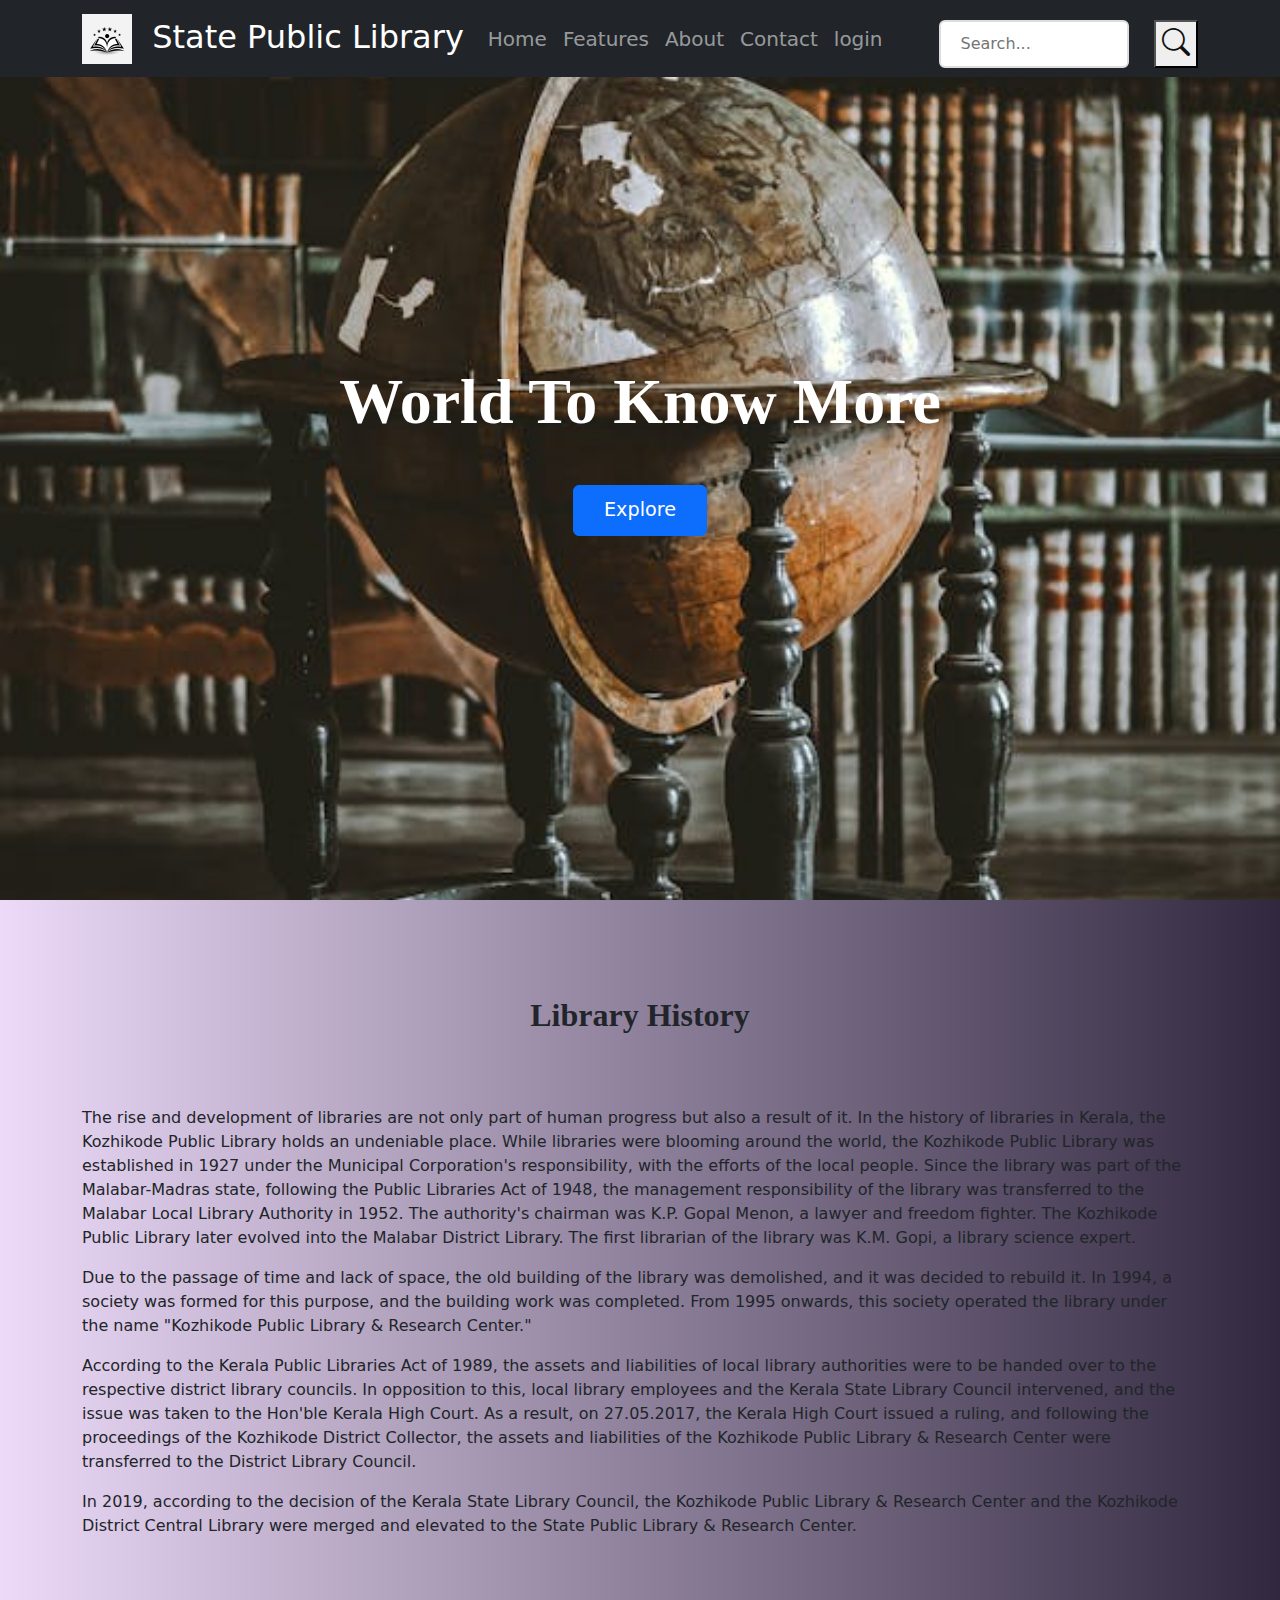
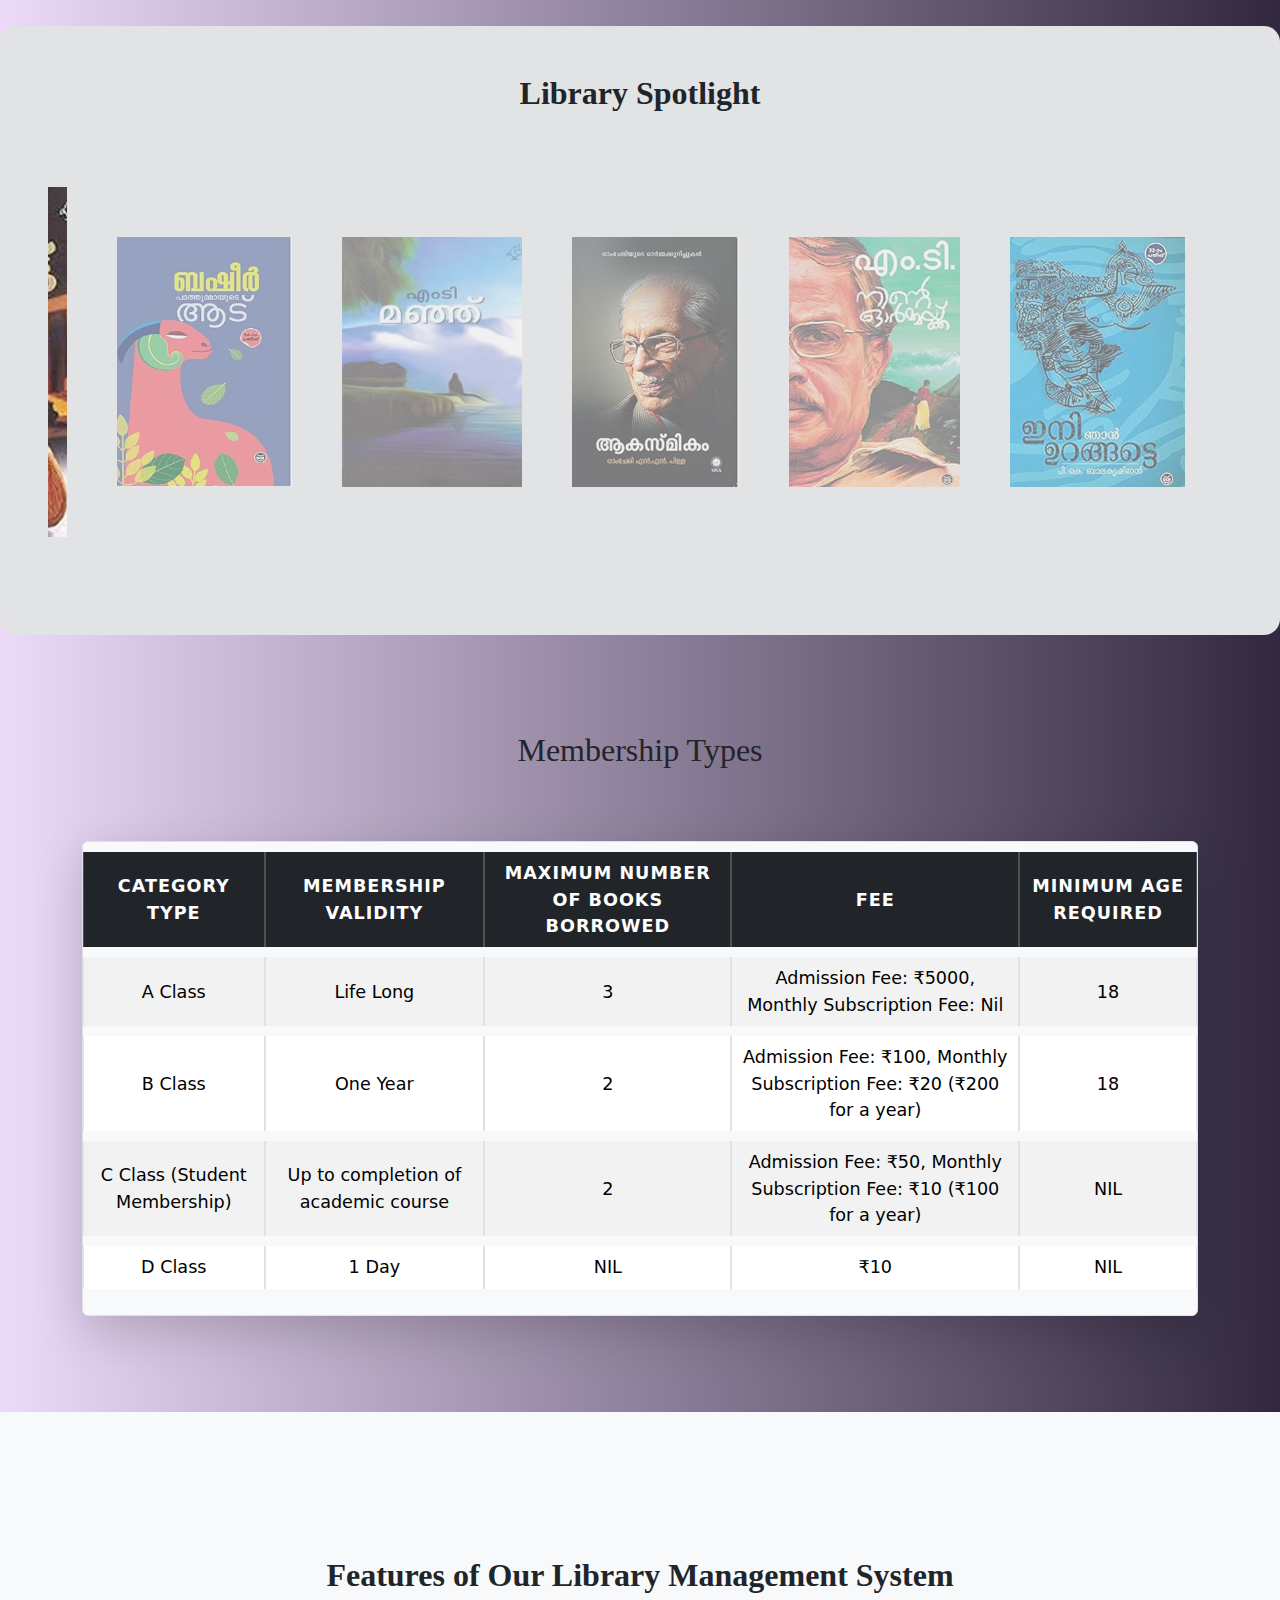
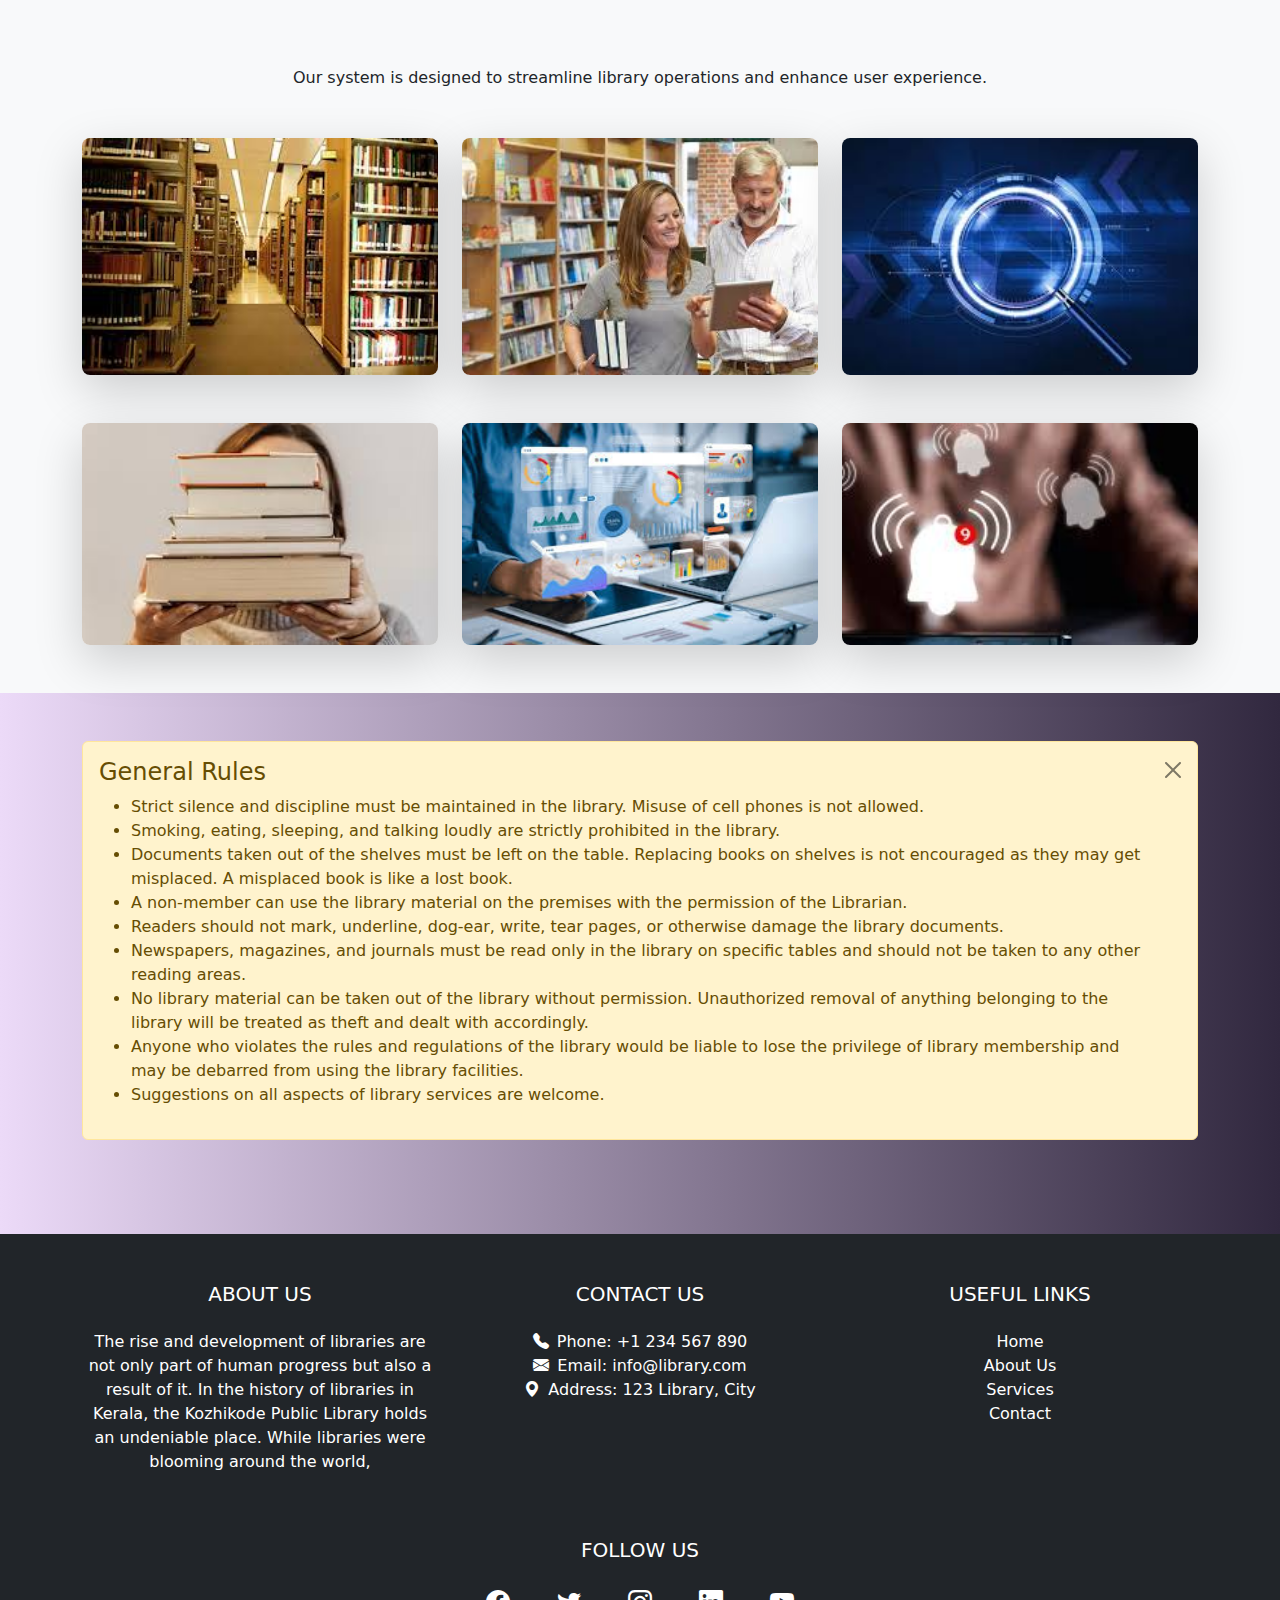
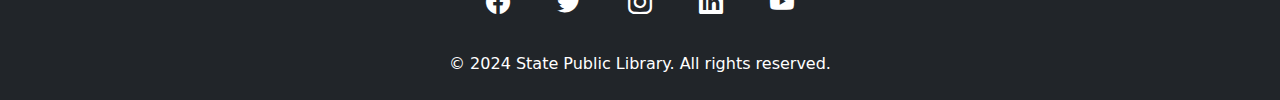
<file: index.html>
<!DOCTYPE html>
<html lang="en">

<head>
  <meta charset="UTF-8">
  <meta name="viewport" content="width=device-width, initial-scale=1.0">
  <title>State Public Library</title>
  <link rel="stylesheet" href="./assets/css/style.css">
  <link rel="stylesheet" href="./assets/bootstrap-5.3.3-dist/css/bootstrap.min.css">
  <script src="./assets/bootstrap-5.3.3-dist/js/bootstrap.bundle.min.js"></script>
  <link href="https://cdn.jsdelivr.net/npm/bootstrap-icons/font/bootstrap-icons.css" rel="stylesheet">

</head>

<body>
  <!-- Navbar -->
  <nav class="navbar navbar-expand-lg navbar-dark bg-dark fixed-top">
    <div class="container">
      <a class="navbar-brand fs-2" href="index.html"><img src="./assets/images/logolib.jpg " alt="" style="width: 50px; height: 50px; margin-right: 10px;">
        State Public Library</a>
      <button class="navbar-toggler" type="button" data-bs-toggle="collapse" data-bs-target="#navbarNav"
        aria-controls="navbarNav" aria-expanded="false" aria-label="Toggle navigation">
        <span class="navbar-toggler-icon"></span>
      </button>
      <div class="collapse navbar-collapse" id="navbarNav">
        <ul class="navbar-nav ms-auto">
          <li class="nav-item fs-5"><a class="nav-link " href="index.html">Home</a></li>
          <li class="nav-item fs-5"><a class="nav-link" href="#features">Features</a></li>
          <li class="nav-item fs-5"><a class="nav-link" href="#about">About</a></li>
          <li class="nav-item fs-5"><a class="nav-link" href="./contact.html">Contact</a></li>
          <li class="nav-item fs-5"><a class="nav-link" href="./login.html">login</a></li>

        </ul>
      </div>
      <form class="search-form ms-5">
        <input type="text" class="search-input rounded" placeholder="Search...">&nbsp
        <button type="submit"><i class="bi bi-search"></i></button>
      </form>
    </div>
  </nav>




  <!-- first Section -->
  <section class="first text-center">
    <h1>World To Know More</h1>
    <p></p>
    <a href="#features" class="btn btn-primary">Explore</a>
  </section>

  <section id="about" class="py-5">
    <div class="container">
      <h2 class="text-center mb-4 p-5 fw-bold">Library History</h2>
      <p>
        The rise and development of libraries are not only part of human progress but also a result of it. In the
        history of libraries in Kerala, the Kozhikode Public Library holds an undeniable place. While libraries were
        blooming around the world, the Kozhikode Public Library was established in 1927 under the Municipal
        Corporation's responsibility, with the efforts of the local people. Since the library was part of the
        Malabar-Madras state, following the Public Libraries Act of 1948, the management responsibility of the library
        was transferred to the Malabar Local Library Authority in 1952. The authority's chairman was K.P. Gopal Menon, a
        lawyer and freedom fighter. The Kozhikode Public Library later evolved into the Malabar District Library. The
        first librarian of the library was K.M. Gopi, a library science expert.
      </p>
      <p>
        Due to the passage of time and lack of space, the old building of the library was demolished, and it was decided
        to rebuild it. In 1994, a society was formed for this purpose, and the building work was completed. From 1995
        onwards, this society operated the library under the name "Kozhikode Public Library & Research Center."
      </p>
      <p>
        According to the Kerala Public Libraries Act of 1989, the assets and liabilities of local library authorities
        were to be handed over to the respective district library councils. In opposition to this, local library
        employees and the Kerala State Library Council intervened, and the issue was taken to the Hon'ble Kerala High
        Court. As a result, on 27.05.2017, the Kerala High Court issued a ruling, and following the proceedings of the
        Kozhikode District Collector, the assets and liabilities of the Kozhikode Public Library & Research Center were
        transferred to the District Library Council.
      </p>
      <p>
        In 2019, according to the decision of the Kerala State Library Council, the Kozhikode Public Library & Research
        Center and the Kozhikode District Central Library were merged and elevated to the State Public Library &
        Research Center.
      </p>
    </div>
  </section>




  

  
  <div class="container-fluid bg-secondary-subtle rounded-4 mt-4 p-5">
    <h2 class="text-center mb-4 fs-2 fw-bold">Library Spotlight</h2>
    <div class="row justify-content-center">
      <div class="col-md-12">
        <button class="arrow left-arrow">&#8249;</button> <!-- Left arrow -->
        <div class="image-rotator position-relative overflow-hidden">
          <img src="./assets/images/41a4aipwsfL.AC_SX250.jpg" alt="Library Interior" class="img-fluid active">
          <img src="./assets/images/51qJYOp2BmL.AC_SX250.jpg" alt="Reading Section" class="img-fluid">
          <img src="./assets/images/41rng6JAerL.AC_SX250.jpg" alt="Digital Library" class="img-fluid">
          <img src="./assets/images/41SSijKKUbL.AC_SX250.jpg" alt="Kids Section" class="img-fluid">
          <img src="./assets/images/51lgajkMaOL.AC_SX250.jpg" alt="Kids Section" class="img-fluid">
          <img src="./assets/images/51OVg64PTcL.AC_SX250.jpg" alt="Kids Section" class="img-fluid">
          <img src="./assets/images/51pDIzonqgL.AC_SX250.jpg" alt="Kids Section" class="img-fluid">
          <button class="arrow right-arrow">&#8250;</button> <!-- Right arrow -->
        </div>
      </div>
    </div>
  </div>

    <!-- JavaScript -->
    <script>
      const rotatorImages = document.querySelectorAll('.image-rotator img');
      let currentIndex = 0;

      setInterval(() => {
        // Remove the active class from the current image
        rotatorImages[currentIndex].classList.remove('active');

        // Move to the next image (loop back to start if at the end)
        currentIndex = (currentIndex + 1) % rotatorImages.length;

        // Add the active class to the new current image
        rotatorImages[currentIndex].classList.add('active');
      }, 3000); // Change every 3 seconds
    </script>









   <!-- Membership Section -->
<section id="membership" class="py-5">
  <div class="container">
    <h2 class="text-center mb-4 p-5">Membership Types</h2>
    <div class="table-responsive-lg shadow-lg rounded"> <!-- Add table-responsive class here -->
      <table class="table table-bordered table-striped">
        <thead class="table-dark">
          <tr>
            <th scope="col">Category Type</th>
            <th scope="col">Membership Validity</th>
            <th scope="col">Maximum Number of Books Borrowed</th>
            <th scope="col">Fee</th>
            <th scope="col">Minimum Age Required</th>
          </tr>
        </thead>
        <tbody>
          <tr>
            <td>A Class</td>
            <td>Life Long</td>
            <td>3</td>
            <td>Admission Fee: ₹5000, Monthly Subscription Fee: Nil</td>
            <td>18</td>
          </tr>
          <tr>
            <td>B Class</td>
            <td>One Year</td>
            <td>2</td>
            <td>Admission Fee: ₹100, Monthly Subscription Fee: ₹20 (₹200 for a year)</td>
            <td>18</td>
          </tr>
          <tr>
            <td>C Class (Student Membership)</td>
            <td>Up to completion of academic course</td>
            <td>2</td>
            <td>Admission Fee: ₹50, Monthly Subscription Fee: ₹10 (₹100 for a year)</td>
            <td>NIL</td>
          </tr>
          <tr>
            <td>D Class</td>
            <td>1 Day</td>
            <td>NIL</td>
            <td>₹10</td>
            <td>NIL</td>
          </tr>
        </tbody>
      </table>
    </div>
  </div>
</section>



    

    <!-- features -->


    <section id="features" class=" mt-5 py-5 bg-light">
      <div class="container text-center mt-5">
        <h2 class="mb-4  fw-bold mt-5 py-5">Features of Our Library Management System</h2>
        <p class=" mb-5">Our system is designed to streamline library operations and enhance user experience.</p>
        <div class="row g-4">
          <!-- Card 1 -->
          <div class="col-md-4">
            <div class="card border-0 shadow-lg rounded-3 h-100 position-relative">
              <img src="./assets/images/managbook.jpeg" class="card-img-top" alt="Manage Books">
              <div class="card-overlay">
                <div class="overlay-text">
                  <h5 class="card-title">Manage Books</h5>
                  <p class="card-text">Add, update, or remove books in your catalog with ease. Keep your library up to date and well-organized.</p>
                </div>
              </div>
            </div>
          </div>
          <!-- Card 2 -->
          <div class="col-md-4">
            <div class="card border-0 shadow-lg rounded-3 h-100 position-relative">
              <img src="./assets/images/membermngmnt.jpeg" class="card-img-top" alt="Member Management">
              <div class="card-overlay">
                <div class="overlay-text">
                  <h5 class="card-title">Member Management</h5>
                  <p class="card-text">Easily manage member accounts, view borrowing history, and track due dates.</p>
                </div>
              </div>
            </div>
          </div>
          <!-- Card 3 -->
          <div class="col-md-4">
            <div class="card border-0 shadow-lg rounded-3 h-100 position-relative">
              <img src="./assets/images/advsrch.jpeg" class="card-img-top" alt="Advanced Search">
              <div class="card-overlay">
                <div class="overlay-text">
                  <h5 class="card-title">Advanced Search</h5>
                  <p class="card-text">Search for books by title, author, genre, and more. Find what you're looking for in seconds.</p>
                </div>
              </div>
            </div>
          </div>
        </div>
    
        <!-- Second Row -->
        <div class="row g-4 mt-4">
          <!-- Card 4 -->
          <div class="col-md-4">
            <div class="card border-0 shadow-lg rounded-3 h-100 position-relative">
              <img src="./assets/images/borrowing.jpeg" class="card-img-top" alt="Borrowing System">
              <div class="card-overlay">
                <div class="overlay-text">
                  <h5 class="card-title">Borrowing System</h5>
                  <p class="card-text">A simple and efficient borrowing process with automatic due date notifications.</p>
                </div>
              </div>
            </div>
          </div>
          <!-- Card 5 -->
          <div class="col-md-4">
            <div class="card border-0 shadow-lg rounded-3 h-100 position-relative">
              <img src="./assets/images/reprt.jpeg" class="card-img-top" alt="Reports & Analytics">
              <div class="card-overlay">
                <div class="overlay-text">
                  <h5 class="card-title">Reports & Analytics</h5>
                  <p class="card-text">Track library performance with detailed reports and analytics on books, members, and borrowing trends.</p>
                </div>
              </div>
            </div>
          </div>
          <!-- Card 6 -->
          <div class="col-md-4">
            <div class="card border-0 shadow-lg rounded-3 h-100 position-relative">
              <img src="./assets/images/notification.jpeg" class="card-img-top" alt="Real-time Notifications">
              <div class="card-overlay">
                <div class="overlay-text">
                  <h5 class="card-title">Real-time Notifications</h5>
                  <p class="card-text">Receive real-time alerts for overdue books, membership renewals, and more.</p>
                </div>
              </div>
            </div>
          </div>
        </div>
      </div>
    </section>
    


    <!-- General Rules Alert -->
    <section id="rules" class="py-5">
      <div class="container">
        <div class="alert alert-warning alert-dismissible fade show" role="alert">
          <h4 class="alert-heading">General Rules</h4>
          <ul>
            <li>Strict silence and discipline must be maintained in the library. Misuse of cell phones is not allowed.
            </li>
            <li>Smoking, eating, sleeping, and talking loudly are strictly prohibited in the library.</li>
            <li>Documents taken out of the shelves must be left on the table. Replacing books on shelves is not
              encouraged
              as they may get misplaced. A misplaced book is like a lost book.</li>
            <li>A non-member can use the library material on the premises with the permission of the Librarian.</li>
            <li>Readers should not mark, underline, dog-ear, write, tear pages, or otherwise damage the library
              documents.
            </li>
            <li>Newspapers, magazines, and journals must be read only in the library on specific tables and should not
              be
              taken to any other reading areas.</li>
            <li>No library material can be taken out of the library without permission. Unauthorized removal of anything
              belonging to the library will be treated as theft and dealt with accordingly.</li>
            <li>Anyone who violates the rules and regulations of the library would be liable to lose the privilege of
              library membership and may be debarred from using the library facilities.</li>
            <li>Suggestions on all aspects of library services are welcome.</li>
          </ul>
          <button type="button" class="btn-close" data-bs-dismiss="alert" aria-label="Close"></button>
        </div>
      </div>
    </section>


    <!-- Footer -->
    <footer class="footer text-white bg-dark pt-5 pb-4">
      <div class="container">
        <div class="row">
          <!-- About Section -->
          <div class="col-md-4 mb-4">
            <h5 class="text-uppercase mb-4">About Us</h5>
            <p>
              The rise and development of libraries are not only part of human progress but also a result of it. In the
        history of libraries in Kerala, the Kozhikode Public Library holds an undeniable place. While libraries were
        blooming around the world,
            </p>
          </div>

          <!-- Contact Information -->
          <div class="col-md-4 mb-4">
            <h5 class="text-uppercase mb-4">Contact Us</h5>
            <ul class="list-unstyled">
              <li><i class="bi bi-telephone-fill me-2"></i>Phone: +1 234 567 890</li>
              <li><i class="bi bi-envelope-fill me-2"></i>Email: info@library.com</li>
              <li><i class="bi bi-geo-alt-fill me-2"></i>Address: 123 Library, City</li>
            </ul>
          </div>

          <!-- Useful Links -->
          <div class="col-md-4 mb-4">
            <h5 class="text-uppercase mb-4">Useful Links</h5>
            <ul class="list-unstyled">
              <li><a href="#" class="text-white text-decoration-none">Home</a></li>
              <li><a href="#" class="text-white text-decoration-none">About Us</a></li>
              <li><a href="#" class="text-white text-decoration-none">Services</a></li>
              <li><a href="#" class="text-white text-decoration-none">Contact</a></li>
            </ul>
          </div>
        </div>

        <!-- Social Media Icons -->
        <div class="row mt-4">
          <div class="col text-center">
            <h5 class="text-uppercase mb-3">Follow Us</h5>
            <a href="#" class="text-white social-icon me-3"><i class="bi bi-facebook fs-4"></i></a>
            <a href="#" class="text-white social-icon me-3"><i class="bi bi-twitter fs-4"></i></a>
            <a href="#" class="text-white social-icon me-3"><i class="bi bi-instagram fs-4"></i></a>
            <a href="#" class="text-white social-icon me-3"><i class="bi bi-linkedin fs-4"></i></a>
            <a href="#" class="text-white social-icon"><i class="bi bi-youtube fs-4"></i></a>
          </div>
        </div>

        <!-- Footer Bottom -->
        <div class="row mt-4">
          <div class="col text-center">
            <p class="mb-0">&copy; 2024 State Public Library. All rights reserved.</p>
          </div>
        </div>
      </div>
    </footer>
  </body>

</html>
</file>
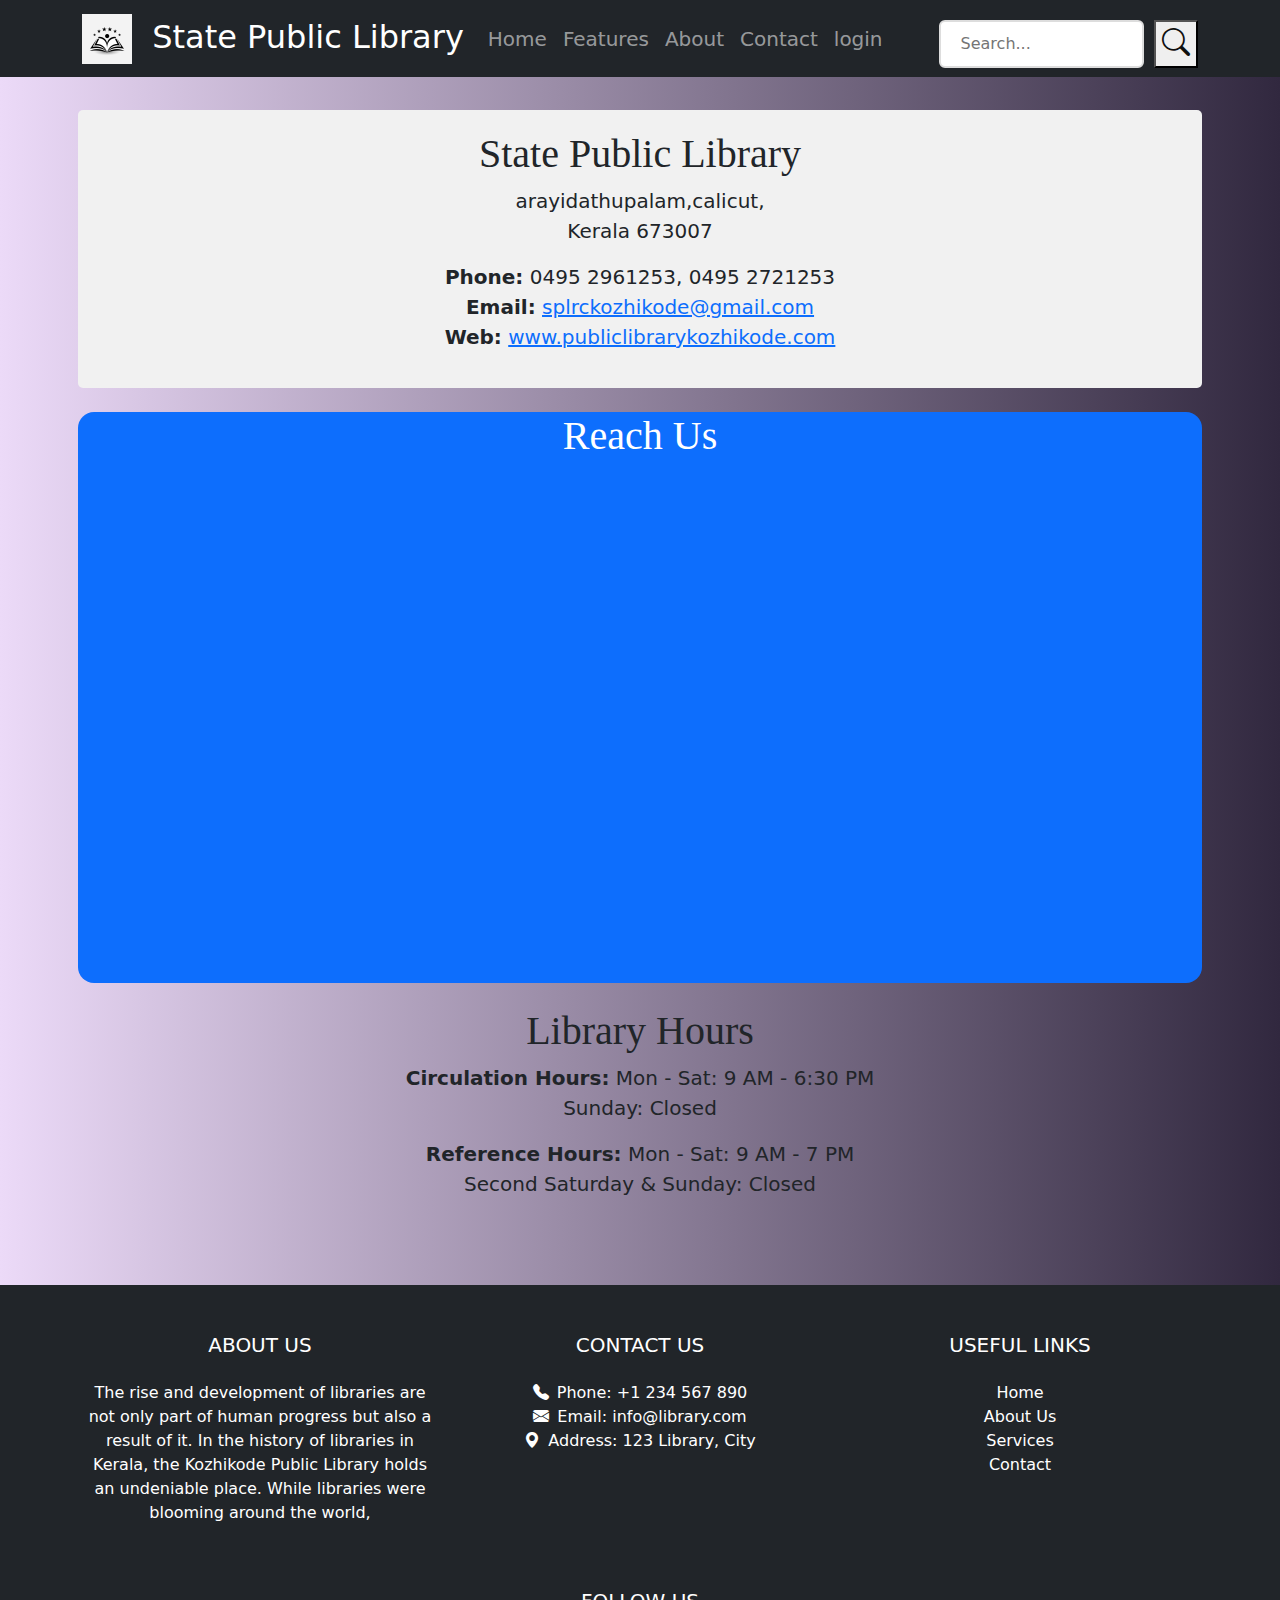
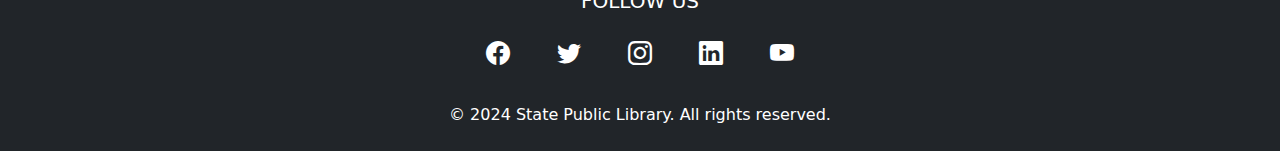
<file: contact.html>
<!DOCTYPE html>
<html lang="en">

<head>
    <meta charset="UTF-8">
    <meta name="viewport" content="width=device-width, initial-scale=1.0">
    <title>Contact Us</title>
    <link rel="stylesheet" href="./assets/css/style.css">
    <link rel="stylesheet" href="./assets/bootstrap-5.3.3-dist/css/bootstrap.min.css">
    <script src="./assets/bootstrap-5.3.3-dist/js/bootstrap.bundle.min.js"></script>
    <link href="https://cdn.jsdelivr.net/npm/bootstrap-icons/font/bootstrap-icons.css" rel="stylesheet">
    <style>
        body {
            padding-top: 70px;
            /* Adjust based on the height of your navbar */
        }

        .contact-header h1 {
            text-align: center;
        }

        .contact-section {
            padding: 40px 20px;
        }

        .contact-info {
            background: #f1f1f1;
            padding: 20px;
            border-radius: 5px;
        }

        .contact-info h5 {
            font-weight: bold;
        }
    </style>
</head>

<body>
    <nav class="navbar navbar-expand-lg navbar-dark bg-dark fixed-top">
        <div class="container">
            <a class="navbar-brand fs-2" href="index.html"><img src="./assets/images/logolib.jpg " alt="" style="width: 50px; height: 50px; margin-right: 10px;">
                State Public Library</a> <button class="navbar-toggler"
                type="button" data-bs-toggle="collapse" data-bs-target="#navbarNav" aria-controls="navbarNav"
                aria-expanded="false" aria-label="Toggle navigation">
                <span class="navbar-toggler-icon"></span>
            </button>
            <div class="collapse navbar-collapse" id="navbarNav">
                <ul class="navbar-nav ms-auto">
                    <li class="nav-item fs-5"><a class="nav-link" href="./index.html">Home</a></li>
                    <li class="nav-item fs-5"><a class="nav-link" href="./index.html">Features</a></li>
                    <li class="nav-item fs-5"><a class="nav-link" href="./index.html">About</a></li>
                    <li class="nav-item fs-5"><a class="nav-link" href="#contact">Contact</a></li>
                    <li class="nav-item fs-5"><a class="nav-link" href="./login.html">login</a></li>

                </ul>
            </div>
            <form class="search-form ms-5">
                <input type="text" class="search-input rounded" placeholder="Search...">
                <button type="submit"><i class="bi bi-search"></i></button>
            </form>
        </div>
    </nav>




    <!-- Contact Details -->
    <div class="container contact-section">
        <div class="row g-4">
            <!-- Address Details -->

            <div class="contact-info text-center bg-gradient-info">
                <h1>State Public Library</h1>
                <p fs-5 style="font-size: 1.25rem !important;">
                    arayidathupalam,calicut,<br>
                    Kerala 673007
                </p>
                <p fs-5 style="font-size: 1.25rem !important;">
                    <strong>Phone:</strong> 0495 2961253, 0495 2721253<br>
                    <strong>Email:</strong> <a href="splkozhikode@gmail.com">splrckozhikode@gmail.com</a><br>
                    <strong>Web:</strong> <a href="http://www.publiclibrarykozhikode.com"
                        target="_blank">www.publiclibrarykozhikode.com</a>
                </p>
            </div>


            <div class="container rounded-4 mt-4 container-map bg-primary text-center">
                <h1 class="text-white mb-3">Reach Us</h1>
                <iframe
                    src="https://www.google.com/maps/embed?pb=!1m18!1m12!1m3!1d125137.58467644734!2d75.736140278258!3d11.440206980587375!2m3!1f0!2f0!3f0!3m2!1i1024!2i768!4f13.1!3m3!1m2!1s0x3ba6669e3d419681%3A0x919ce065b5707e10!2sBalussery%2C%20Kerala!5e0!3m2!1sen!2sin!4v1730997225753!5m2!1sen!2sin"
                    width="100%" height="500" style="border:0;" allowfullscreen="" loading="lazy"></iframe>
            </div>


            <!-- Library Hours -->

            <div class="text-center">
                <h1>Library Hours</h1>
                <p style="font-size: 1.25rem !important;"><strong>Circulation Hours:</strong> Mon - Sat: 9 AM -
                    6:30 PM<br>Sunday: Closed</p>
                <p style="font-size: 1.25rem !important;"><strong>Reference Hours:</strong> Mon - Sat: 9 AM - 7
                    PM<br>Second Saturday & Sunday: Closed</p>
            </div>

        </div>


    </div>


    <footer class="footer text-white bg-dark pt-5 pb-4">
        <div class="container">
            <div class="row">
                <!-- About Section -->
                <div class="col-md-4 mb-4">
                    <h5 class="text-uppercase mb-4">About Us</h5>
                    <p>
                        The rise and development of libraries are not only part of human progress but also a result of
                        it. In the
                        history of libraries in Kerala, the Kozhikode Public Library holds an undeniable place. While
                        libraries were
                        blooming around the world,
                    </p>
                </div>

                <!-- Contact Information -->
                <div class="col-md-4 mb-4">
                    <h5 class="text-uppercase mb-4">Contact Us</h5>
                    <ul class="list-unstyled">
                        <li><i class="bi bi-telephone-fill me-2"></i>Phone: +1 234 567 890</li>
                        <li><i class="bi bi-envelope-fill me-2"></i>Email: info@library.com</li>
                        <li><i class="bi bi-geo-alt-fill me-2"></i>Address: 123 Library, City</li>
                    </ul>
                </div>

                <!-- Useful Links -->
                <div class="col-md-4 mb-4">
                    <h5 class="text-uppercase mb-4">Useful Links</h5>
                    <ul class="list-unstyled">
                        <li><a href="#" class="text-white text-decoration-none">Home</a></li>
                        <li><a href="#" class="text-white text-decoration-none">About Us</a></li>
                        <li><a href="#" class="text-white text-decoration-none">Services</a></li>
                        <li><a href="#" class="text-white text-decoration-none">Contact</a></li>
                    </ul>
                </div>
            </div>

            <!-- Social Media Icons -->
            <div class="row mt-4">
                <div class="col text-center">
                    <h5 class="text-uppercase mb-3">Follow Us</h5>
                    <a href="#" class="text-white social-icon me-3"><i class="bi bi-facebook fs-4"></i></a>
                    <a href="#" class="text-white social-icon me-3"><i class="bi bi-twitter fs-4"></i></a>
                    <a href="#" class="text-white social-icon me-3"><i class="bi bi-instagram fs-4"></i></a>
                    <a href="#" class="text-white social-icon me-3"><i class="bi bi-linkedin fs-4"></i></a>
                    <a href="#" class="text-white social-icon"><i class="bi bi-youtube fs-4"></i></a>
                </div>
            </div>

            <!-- Footer Bottom -->
            <div class="row mt-4">
                <div class="col text-center">
                    <p class="mb-0">&copy; 2024 State Public Library. All rights reserved.</p>
                </div>
            </div>
        </div>
    </footer>


</body>

</html>
</file>
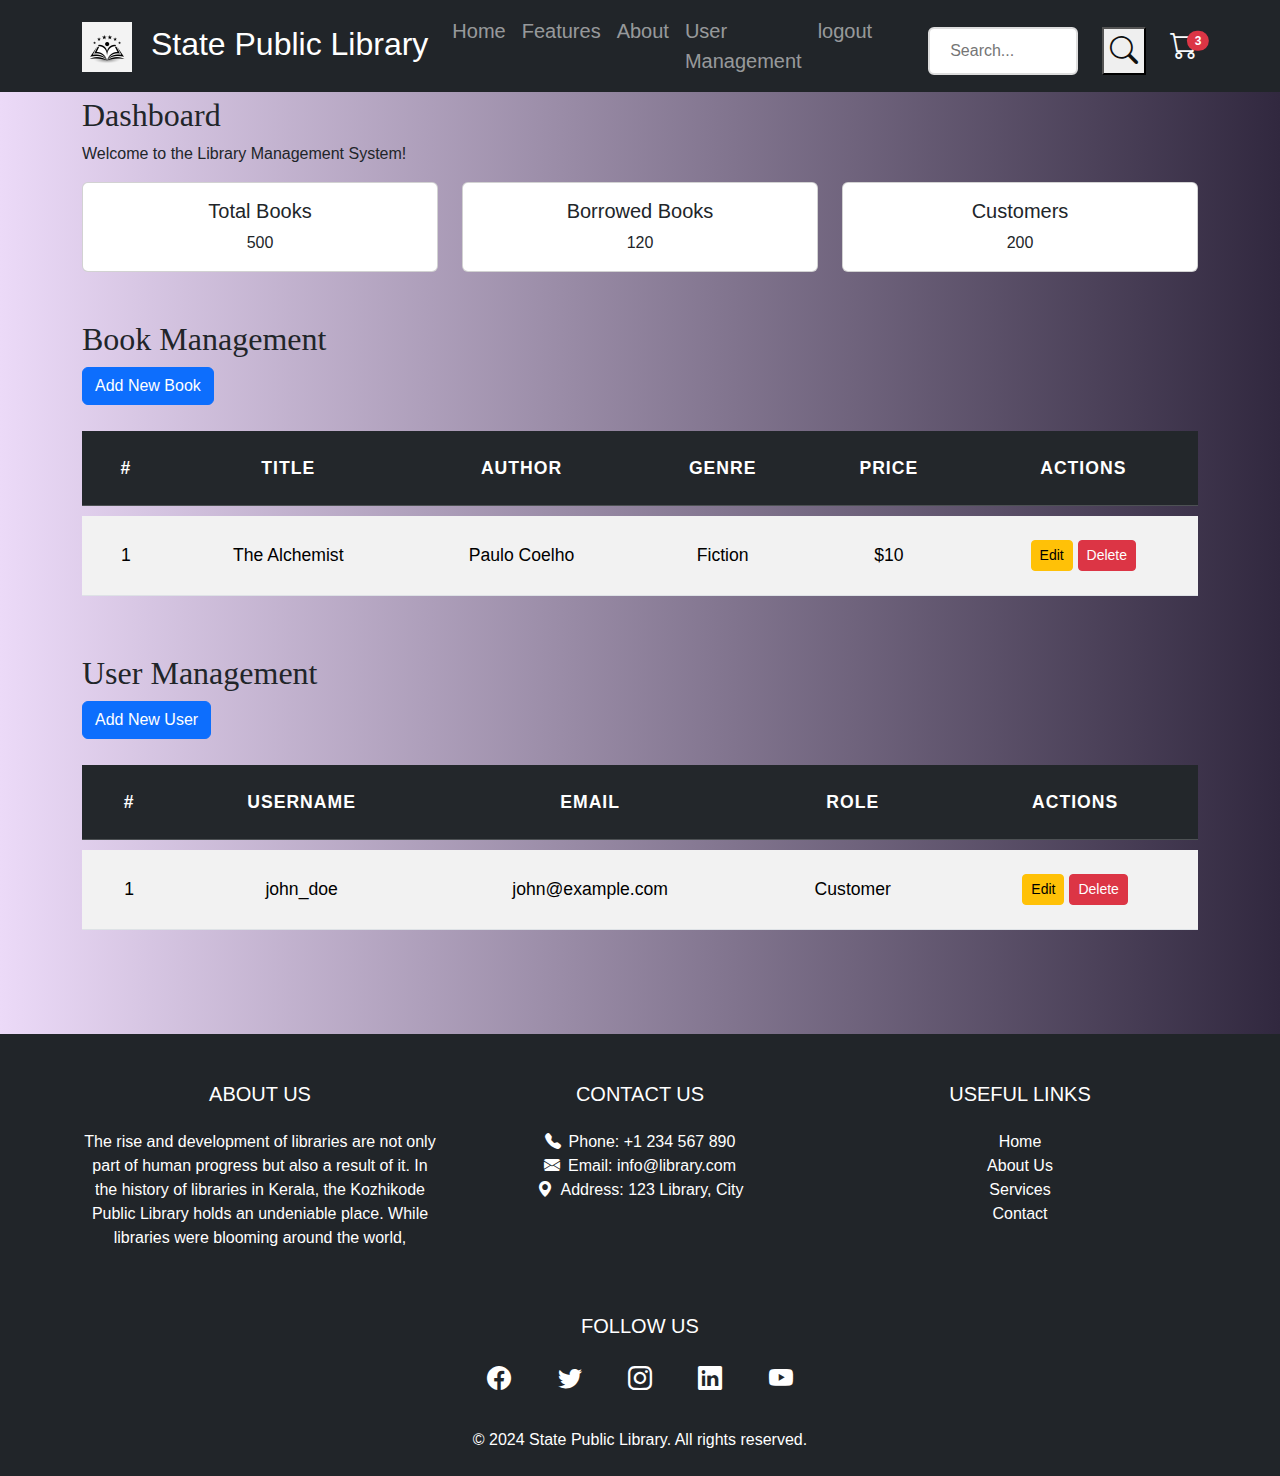
<file: libr.html>
<!DOCTYPE html>
<html lang="en">

<head>
  <meta charset="UTF-8">
  <meta name="viewport" content="width=device-width, initial-scale=1.0">
  <title>Library Management System</title>

  <link href="https://cdn.jsdelivr.net/npm/bootstrap@5.3.0/dist/css/bootstrap.min.css" rel="stylesheet">
  <link rel="stylesheet" href="./assets/css/style.css">
  <link href="https://cdn.jsdelivr.net/npm/bootstrap-icons/font/bootstrap-icons.css" rel="stylesheet">
  <script src="https://cdn.jsdelivr.net/npm/bootstrap@5.3.0/dist/js/bootstrap.bundle.min.js"></script>


  <!-- Navbar -->
  <nav class="navbar navbar-expand-lg navbar-dark bg-dark fixed-top">
    <div class="container">
      <a class="navbar-brand fs-2" href="index.html"><img src="./assets/images/logolib.jpg " alt=""
          style="width: 50px; height: 50px; margin-right: 10px;">
        State Public Library</a>
      <button class="navbar-toggler" type="button" data-bs-toggle="collapse" data-bs-target="#navbarNav"
        aria-controls="navbarNav" aria-expanded="false" aria-label="Toggle navigation">
        <span class="navbar-toggler-icon"></span>
      </button>
      <div class="collapse navbar-collapse" id="navbarNav">
        <ul class="navbar-nav ms-auto">
          <li class="nav-item fs-5"><a class="nav-link" href="index.html">Home</a></li>
          <li class="nav-item fs-5"><a class="nav-link" href="./index.html">Features</a></li>
          <li class="nav-item fs-5"><a class="nav-link" href="./index.html">About</a></li>
          <li class="nav-item fs-5"><a class="nav-link" href="#user-management">User Management</a></li>
          <li class="nav-item fs-5"><a class="nav-link" href="./index.html">logout</a></li>

        </ul>
      </div>
      <form class="search-form ms-5">
        <input type="text" class="search-input rounded" placeholder="Search...">&nbsp
        <button type="submit"><i class="bi bi-search"></i></button>
      </form>
      <div class="cart-icon ms-4">
        <a href="./cart.html" class="position-relative text-light">
          <i class="bi bi-cart fs-3"></i>
          <span class="position-absolute top-0 start-100 translate-middle badge rounded-pill bg-danger">
            3 <!-- Replace with dynamic count -->
          </span>
        </a>
      </div>
    </div>
  </nav>



  <!-- Main Content -->
  <div class="container  mt-5 py-5">
    <!-- Dashboard Section -->
    <section id="dashboard">
      <h2>Dashboard</h2>
      <p>Welcome to the Library Management System!</p>
      <div class="row">
        <div class="col-md-4">
          <div class="card text-center">
            <div class="card-body">
              <h5 class="card-title">Total Books</h5>
              <p class="card-text">500</p>
            </div>
          </div>
        </div>
        <div class="col-md-4">
          <div class="card text-center">
            <div class="card-body">
              <h5 class="card-title">Borrowed Books</h5>
              <p class="card-text">120</p>
            </div>
          </div>
        </div>
        <div class="col-md-4">
          <div class="card text-center">
            <div class="card-body">
              <h5 class="card-title">Customers</h5>
              <p class="card-text">200</p>
            </div>
          </div>
        </div>
      </div>
    </section>

    <!-- Book Management Section -->
    <section id="book-management" class="mt-5">
      <h2>Book Management</h2>
      <button class="btn btn-primary mb-3" data-bs-toggle="modal" data-bs-target="#addBookModal">Add New Book</button>
      <table class="table  table-striped">
        <thead class="table-dark">
          <tr>
            <th>#</th>
            <th>Title</th>
            <th>Author</th>
            <th>Genre</th>
            <th>Price</th>
            <th>Actions</th>
          </tr>
        </thead>
        <tbody>
          <tr>
            <td>1</td>
            <td>The Alchemist</td>
            <td>Paulo Coelho</td>
            <td>Fiction</td>
            <td>$10</td>
            <td>
              <button class="btn btn-warning btn-sm">Edit</button>
              <button class="btn btn-danger btn-sm">Delete</button>
            </td>
          </tr>
        </tbody>
      </table>
    </section>

    <!-- Add Book Modal -->
    <div class="modal fade" id="addBookModal" tabindex="-1" aria-labelledby="addBookModalLabel" aria-hidden="true">
      <div class="modal-dialog">
        <div class="modal-content">
          <div class="modal-header">
            <h5 class="modal-title" id="addBookModalLabel">Add New Book</h5>
            <button class="btn btn-primary mb-3" data-bs-toggle="modal" data-bs-target="#addBookModal">Add New
              Book</button>

            <!-- <button type="button" class="btn-close" data-bs-dismiss="modal" aria-label="Close"></button> -->
          </div>
          <div class="modal-body">
            <form>
              <div class="mb-3">
                <label for="bookTitle" class="form-label">Title</label>
                <input type="text" class="form-control" id="bookTitle">
              </div>
              <div class="mb-3">
                <label for="bookAuthor" class="form-label">Author</label>
                <input type="text" class="form-control" id="bookAuthor">
              </div>
              <div class="mb-3">
                <label for="bookGenre" class="form-label">Genre</label>
                <input type="text" class="form-control" id="bookGenre">
              </div>
              <div class="mb-3">
                <label for="bookGenre" class="form-label">Publisher</label>
                <input type="text" class="form-control" id="bookGenre">
              </div>
              <div class="mb-3">
                <label for="bookGenre" class="form-label">Language</label>
                <input type="text" class="form-control" id="bookGenre">
              </div>
              <div class="mb-3">
                <label for="bookPrice" class="form-label">Price</label>
                <input type="number" class="form-control" id="bookPrice">
              </div>
              <button type="submit" class="btn btn-primary">Add Book</button>
            </form>
          </div>
        </div>
      </div>
    </div>
 


  <!-- User Management Section -->
  <section id="user-management" class="mt-5">
    <h2>User Management</h2>
    <button class="btn btn-primary mb-3" data-bs-toggle="modal" data-bs-target="#addUserModal">Add New User</button>
    <table class="table table-striped">
      <thead class="table-dark">
        <tr>
          <th>#</th>
          <th>Username</th>
          <th>Email</th>
          <th>Role</th>
          <th>Actions</th>
        </tr>
      </thead>
      <tbody>
        <tr>
          <td>1</td>
          <td>john_doe</td>
          <td>john@example.com</td>
          <td>Customer</td>
          <td>
            <button class="btn btn-warning btn-sm">Edit</button>
            <button class="btn btn-danger btn-sm">Delete</button>
          </td>
        </tr>
        <!-- Add more rows dynamically -->
      </tbody>
    </table>
  </section>


  <!-- Add User Modal -->
  <div class="modal fade" id="addUserModal" tabindex="-1" aria-labelledby="addUserModalLabel" aria-hidden="true">
    <div class="modal-dialog">
      <div class="modal-content">
        <div class="modal-header">
          <h5 class="modal-title" id="addUserModalLabel">Add New User</h5>
          <button type="button" class="btn-close" data-bs-dismiss="modal" aria-label="Close"></button>
        </div>
        <div class="modal-body">
          <form>
            <div class="mb-3">
              <label for="username" class="form-label">Username</label>
              <input type="text" class="form-control" id="username">
            </div>
            <div class="mb-3">
              <label for="email" class="form-label">Email</label>
              <input type="email" class="form-control" id="email">
            </div>
            <div class="mb-3">
              <label for="role" class="form-label">Role</label>
              <select class="form-select" id="role">
                <option selected>Choose...</option>
                <option value="Librarian">Librarian</option>
                <option value="Customer">Customer</option>
              </select>
            </div>
            <button type="submit" class="btn btn-primary">Add User</button>
          </form>
        </div>
      </div>
    </div>
  </div>
</div>



  <!-- Footer -->
  <footer class="footer text-white bg-dark pt-5 pb-4">
    <div class="container">
      <div class="row">
        <!-- About Section -->
        <div class="col-md-4 mb-4">
          <h5 class="text-uppercase mb-4">About Us</h5>
          <p>
            The rise and development of libraries are not only part of human progress but also a result of it. In the
            history of libraries in Kerala, the Kozhikode Public Library holds an undeniable place. While libraries were
            blooming around the world,
          </p>
        </div>

        <!-- Contact Information -->
        <div class="col-md-4 mb-4">
          <h5 class="text-uppercase mb-4">Contact Us</h5>
          <ul class="list-unstyled">
            <li><i class="bi bi-telephone-fill me-2"></i>Phone: +1 234 567 890</li>
            <li><i class="bi bi-envelope-fill me-2"></i>Email: info@library.com</li>
            <li><i class="bi bi-geo-alt-fill me-2"></i>Address: 123 Library, City</li>
          </ul>
        </div>

        <!-- Useful Links -->
        <div class="col-md-4 mb-4">
          <h5 class="text-uppercase mb-4">Useful Links</h5>
          <ul class="list-unstyled">
            <li><a href="#" class="text-white text-decoration-none">Home</a></li>
            <li><a href="#" class="text-white text-decoration-none">About Us</a></li>
            <li><a href="#" class="text-white text-decoration-none">Services</a></li>
            <li><a href="#" class="text-white text-decoration-none">Contact</a></li>
          </ul>
        </div>
      </div>

      <!-- Social Media Icons -->
      <div class="row mt-4">
        <div class="col text-center">
          <h5 class="text-uppercase mb-3">Follow Us</h5>
          <a href="#" class="text-white social-icon me-3"><i class="bi bi-facebook fs-4"></i></a>
          <a href="#" class="text-white social-icon me-3"><i class="bi bi-twitter fs-4"></i></a>
          <a href="#" class="text-white social-icon me-3"><i class="bi bi-instagram fs-4"></i></a>
          <a href="#" class="text-white social-icon me-3"><i class="bi bi-linkedin fs-4"></i></a>
          <a href="#" class="text-white social-icon"><i class="bi bi-youtube fs-4"></i></a>
        </div>
      </div>

      <!-- Footer Bottom -->
      <div class="row mt-4">
        <div class="col text-center">
          <p class="mb-0">&copy; 2024 State Public Library. All rights reserved.</p>
        </div>
      </div>
    </div>
  </footer>



  </body>

</html>
</file>
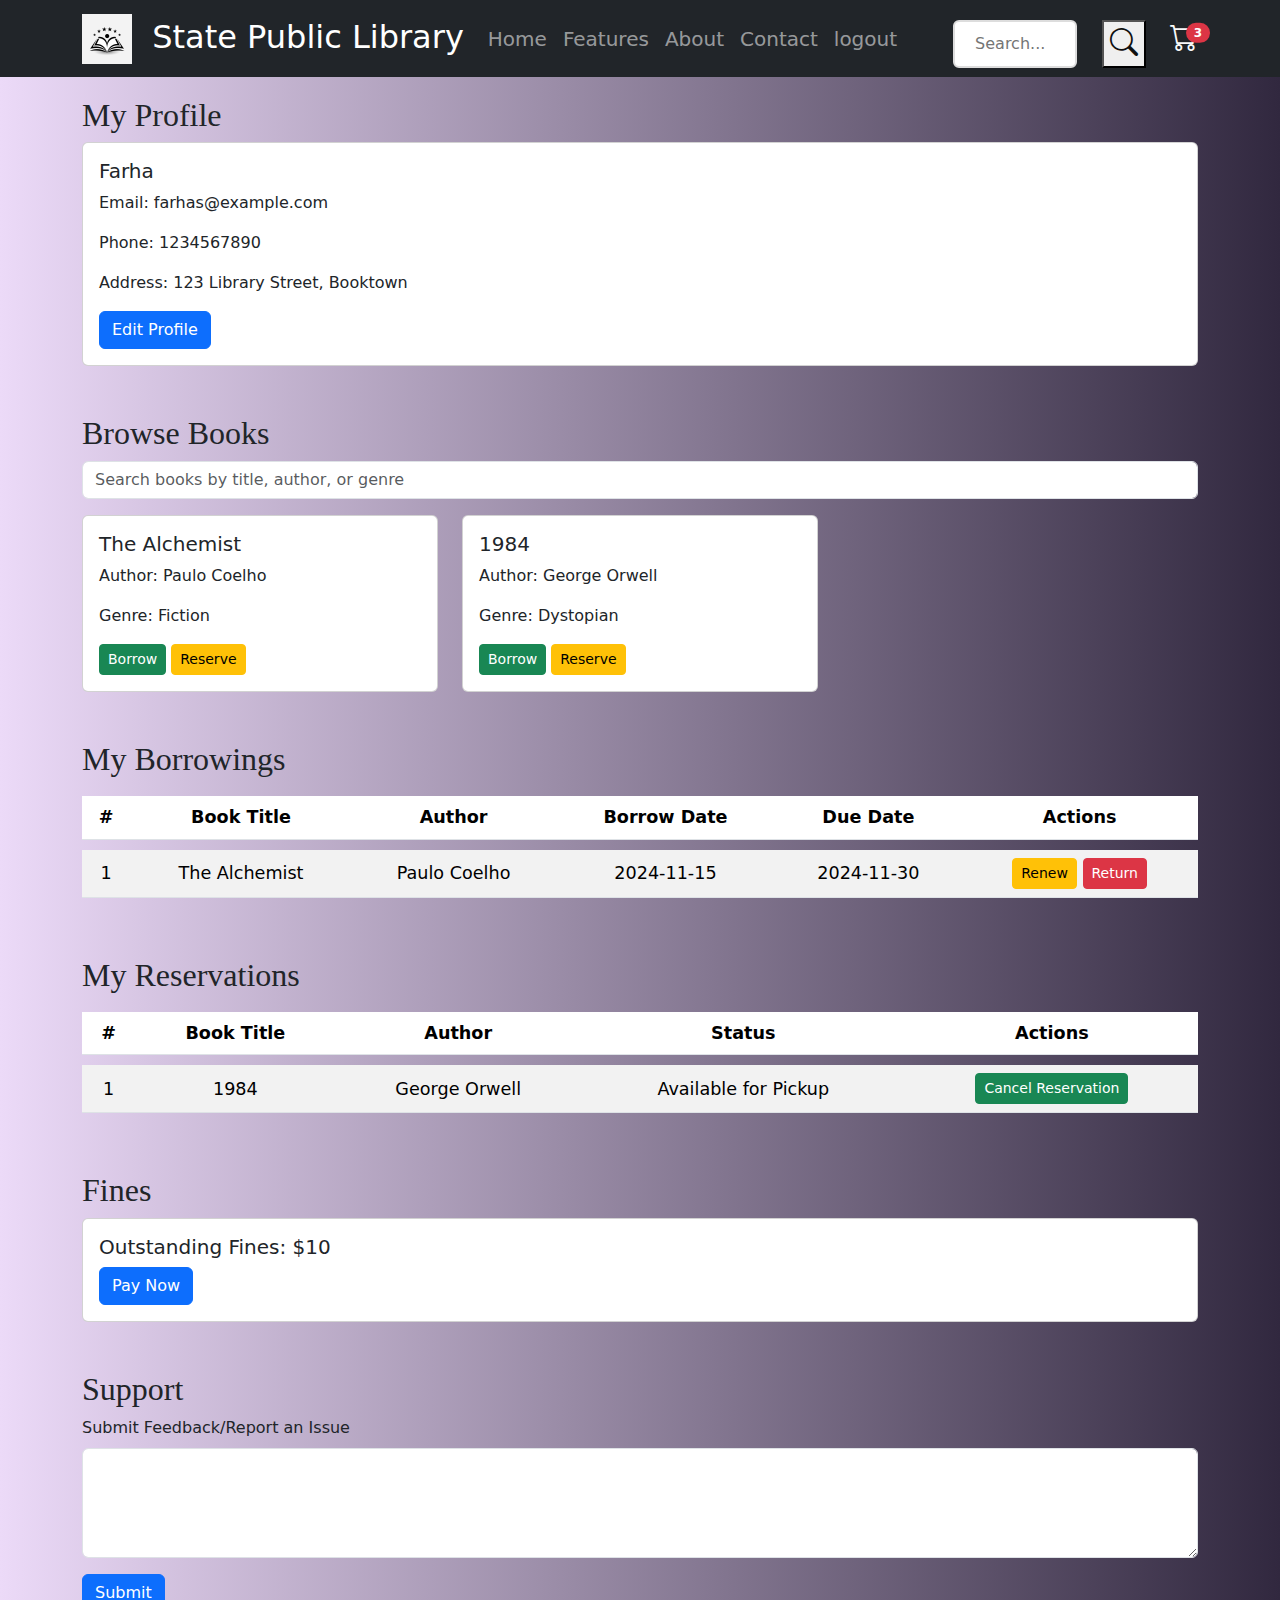
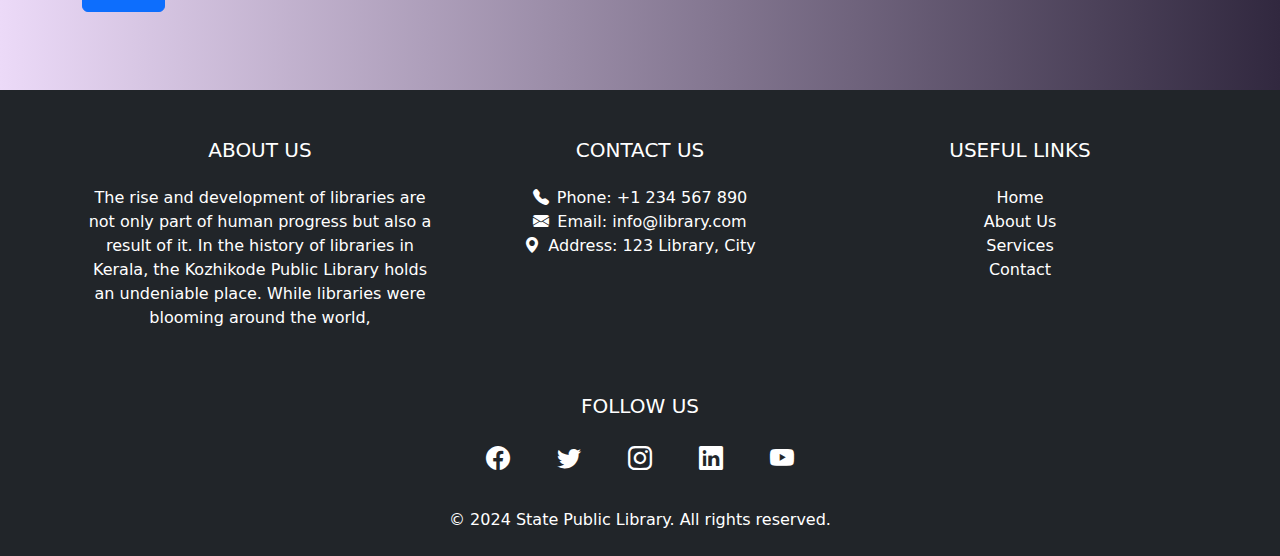
<file: user.html>
<!DOCTYPE html>
<html lang="en">
<head>
    <meta charset="UTF-8">
    <meta name="viewport" content="width=device-width, initial-scale=1.0">
    <title>User Dashboard - Library Management System</title>
    <link rel="stylesheet" href="./assets/css/style.css">
  <link rel="stylesheet" href="./assets/bootstrap-5.3.3-dist/css/bootstrap.min.css">
  <script src="./assets/bootstrap-5.3.3-dist/js/bootstrap.bundle.min.js"></script>
  <link href="https://cdn.jsdelivr.net/npm/bootstrap-icons/font/bootstrap-icons.css" rel="stylesheet">
</head>

<body>
    

    <!-- Navbar -->
  <nav class="navbar navbar-expand-lg navbar-dark bg-dark fixed-top">
    <div class="container">
      <a class="navbar-brand fs-2" href="index.html"><img src="./assets/images/logolib.jpg " alt="" style="width: 50px; height: 50px; margin-right: 10px;">
        State Public Library</a>
      <button class="navbar-toggler" type="button" data-bs-toggle="collapse" data-bs-target="#navbarNav"
        aria-controls="navbarNav" aria-expanded="false" aria-label="Toggle navigation">
        <span class="navbar-toggler-icon"></span>
      </button>
      <div class="collapse navbar-collapse" id="navbarNav">
        <ul class="navbar-nav ms-auto">
          <li class="nav-item fs-5"><a class="nav-link" href="index.html">Home</a></li>
          <li class="nav-item fs-5"><a class="nav-link" href="./index.html">Features</a></li>
          <li class="nav-item fs-5"><a class="nav-link" href="./index.html">About</a></li>
          <li class="nav-item fs-5"><a class="nav-link" href="./contact.html">Contact</a></li>
          <li class="nav-item fs-5"><a class="nav-link" href="./index.html">logout</a></li>
          

        </ul>
      </div>
      <form class="search-form ms-5">
        <input type="text" class="search-input rounded" placeholder="Search...">&nbsp
        <button type="submit"><i class="bi bi-search"></i></button>
      </form>

      <div class="cart-icon ms-4">
        <a href="./cart.html" class="position-relative text-light">
            <i class="bi bi-cart fs-3"></i>
            <span class="position-absolute top-0 start-100 translate-middle badge rounded-pill bg-danger">
                3 <!-- Replace with dynamic count -->
            </span>
        </a>
    </div>
    </div>
    
  </nav>


    <!-- Main Content -->
    <div class="container mt-5 py-5">
        <!-- Profile Section -->
        <section id="profile">
            <h2>My Profile</h2>
            <div class="card mb-3">
                <div class="card-body">
                    <h5 class="card-title">Farha</h5>
                    <p class="card-text">Email: farhas@example.com</p>
                    <p class="card-text">Phone: 1234567890</p>
                    <p class="card-text">Address: 123 Library Street, Booktown</p>
                    <button class="btn btn-primary">Edit Profile</button>
                </div>
            </div>
        </section>

        <!-- Browse Books Section -->
        <section id="books" class="mt-5">
            <h2>Browse Books</h2>
            <div class="mb-3">
                <input type="text" class="form-control" placeholder="Search books by title, author, or genre">
            </div>
            <div class="row">
                <div class="col-md-4">
                    <div class="card">
                        <div class="card-body">
                            <h5 class="card-title">The Alchemist</h5>
                            <p class="card-text">Author: Paulo Coelho</p>
                            <p class="card-text">Genre: Fiction</p>
                            <button class="btn btn-success btn-sm">Borrow</button>
                            <button class="btn btn-warning btn-sm">Reserve</button>
                        </div>
                    </div>
                </div>
                <div class="col-md-4">
                    <div class="card">
                        <div class="card-body">
                            <h5 class="card-title">1984</h5>
                            <p class="card-text">Author: George Orwell</p>
                            <p class="card-text">Genre: Dystopian</p>
                            <button class="btn btn-success btn-sm">Borrow</button>
                            <button class="btn btn-warning btn-sm">Reserve</button>
                        </div>
                    </div>
                </div>
            </div>
        </section>

        <!-- Borrowing Section -->
        <section id="borrowing" class="mt-5">
            <h2>My Borrowings</h2>
            <table class="table table-striped">
                <thead>
                    <tr>
                        <th>#</th>
                        <th>Book Title</th>
                        <th>Author</th>
                        <th>Borrow Date</th>
                        <th>Due Date</th>
                        <th>Actions</th>
                    </tr>
                </thead>
                <tbody>
                    <tr>
                        <td>1</td>
                        <td>The Alchemist</td>
                        <td>Paulo Coelho</td>
                        <td>2024-11-15</td>
                        <td>2024-11-30</td>
                        <td>
                            <button class="btn btn-warning btn-sm">Renew</button>
                            <button class="btn btn-danger btn-sm">Return</button>
                        </td>
                    </tr>
                </tbody>
            </table>
        </section>

        <!-- Reservations Section -->
        <section id="reservations" class="mt-5">
            <h2>My Reservations</h2>
            <table class="table table-striped">
                <thead>
                    <tr>
                        <th>#</th>
                        <th>Book Title</th>
                        <th>Author</th>
                        <th>Status</th>
                        <th>Actions</th>
                    </tr>
                </thead>
                <tbody>
                    <tr>
                        <td>1</td>
                        <td>1984</td>
                        <td>George Orwell</td>
                        <td>Available for Pickup</td>
                        <td><button class="btn btn-success btn-sm">Cancel Reservation</button></td>
                    </tr>
                </tbody>
            </table>
        </section>

        <!-- Fines Section -->
        <section id="fines" class="mt-5">
            <h2>Fines</h2>
            <div class="card">
                <div class="card-body">
                    <h5 class="card-title">Outstanding Fines: $10</h5>
                    <button class="btn btn-primary">Pay Now</button>
                </div>
            </div>
        </section>

        <!-- Support Section -->
        <section id="support" class="mt-5">
            <h2>Support</h2>
            <form>
                <div class="mb-3">
                    <label for="supportMessage" class="form-label">Submit Feedback/Report an Issue</label>
                    <textarea class="form-control" id="supportMessage" rows="4"></textarea>
                </div>
                <button type="submit" class="btn btn-primary">Submit</button>
            </form>
        </section>
    </div>

    <!-- Footer -->
    <footer class="footer text-white bg-dark pt-5 pb-4">
        <div class="container">
          <div class="row">
            <!-- About Section -->
            <div class="col-md-4 mb-4">
              <h5 class="text-uppercase mb-4">About Us</h5>
              <p>
                The rise and development of libraries are not only part of human progress but also a result of it. In the
          history of libraries in Kerala, the Kozhikode Public Library holds an undeniable place. While libraries were
          blooming around the world,
              </p>
            </div>
  
            <!-- Contact Information -->
            <div class="col-md-4 mb-4">
              <h5 class="text-uppercase mb-4">Contact Us</h5>
              <ul class="list-unstyled">
                <li><i class="bi bi-telephone-fill me-2"></i>Phone: +1 234 567 890</li>
                <li><i class="bi bi-envelope-fill me-2"></i>Email: info@library.com</li>
                <li><i class="bi bi-geo-alt-fill me-2"></i>Address: 123 Library, City</li>
              </ul>
            </div>
  
            <!-- Useful Links -->
            <div class="col-md-4 mb-4">
              <h5 class="text-uppercase mb-4">Useful Links</h5>
              <ul class="list-unstyled">
                <li><a href="#" class="text-white text-decoration-none">Home</a></li>
                <li><a href="#" class="text-white text-decoration-none">About Us</a></li>
                <li><a href="#" class="text-white text-decoration-none">Services</a></li>
                <li><a href="#" class="text-white text-decoration-none">Contact</a></li>
              </ul>
            </div>
          </div>
  
          <!-- Social Media Icons -->
          <div class="row mt-4">
            <div class="col text-center">
              <h5 class="text-uppercase mb-3">Follow Us</h5>
              <a href="#" class="text-white social-icon me-3"><i class="bi bi-facebook fs-4"></i></a>
              <a href="#" class="text-white social-icon me-3"><i class="bi bi-twitter fs-4"></i></a>
              <a href="#" class="text-white social-icon me-3"><i class="bi bi-instagram fs-4"></i></a>
              <a href="#" class="text-white social-icon me-3"><i class="bi bi-linkedin fs-4"></i></a>
              <a href="#" class="text-white social-icon"><i class="bi bi-youtube fs-4"></i></a>
            </div>
          </div>
  
          <!-- Footer Bottom -->
          <div class="row mt-4">
            <div class="col text-center">
              <p class="mb-0">&copy; 2024 State Public Library. All rights reserved.</p>
            </div>
          </div>
        </div>
      </footer>
</body>
</html>
</file>
<file: assets/css/style.css>
html,
body {
  height: 100%;
  margin: 0;
  padding: 0;
}



body {
  font-family: Arial, sans-serif;
  background: linear-gradient(to right, #ecdaf8, #31283f);
}

h1,
h2 {
  font-family: 'Playfair Display', serif;

}

.first {
  background: url('../images/bg-7.jpeg');
  background-position: center;
  background-size: cover;
  background-repeat: no-repeat;
  height: 100vh;
  color: white;
  display: flex;
  flex-direction: column;
  justify-content: center;
  align-items: center;

}

.first h1 {
  font-size: 4rem;
  font-weight: bold;
}

.first p {
  font-size: 1.5rem;
}

.first .btn {
  margin-top: 20px;
  font-size: 1.2rem;
  padding: 10px 30px;
}







.search-form {
  max-width: 400px;
  margin-top: 10px;
  display: flex;
  justify-content: center;
  align-items: center;
}

.search-input {
  border: 2px solid #ddd;
  padding: 10px 20px;
  font-size: 16px;
  transition: border-color 0.3s ease;
  width: 100%;
  /* Make the input fill available space */
}

.search-input:focus {
  border-color: #007bff;
  outline: none;
}

#features.btn {
  background-color: #007bff;
  color: white;
  padding: 10px 20px;
  border: none;
  transition: background-color 0.3s ease;
  display: flex;
  align-items: center;
  justify-content: center;
}

#features.btn:hover {
  background-color: #0056b3;
}

.search-form button i {
  font-size: 28px;
  /* Adjusted icon size */
  color: rgb(15, 15, 15);
  /* Make the icon white to match the button text color */
}

.search-form button:focus {
  outline: none;
}








/* wrk */
.nav-link:hover {
  color: #fafbfc !important;
  /* Adds a blue hover color */
  transition: color 0.3s ease;
  font-weight: bold;
  text-decoration: none !important;
  /* Ensure the underline is removed */
  transition: color 0.3s ease;
}




@keyframes fadeIn {
  from {
    opacity: 0;
    transform: translateY(20px);
  }

  to {
    opacity: 1;
    transform: translateY(0);
  }
}

.first h1 {
  animation: fadeIn 1.5s ease-out;
}






.card:hover {
  transform: scale(1.05);
  transition: transform 0.3s ease;
}

.card-overlay {
  transition: opacity 0.3s ease;
  opacity: 0;
  background: rgba(0, 0, 0, 0.6);
  color: white;
  display: flex;
  justify-content: center;
  align-items: center;
  text-align: center;
  height: 100%;
  position: absolute;
  top: 0;
  left: 0;
  width: 100%;
}

.card:hover .card-overlay {
  opacity: 1;
}

.search-form {
  display: flex;
  gap: 10px;
}

@media (max-width: 768px) {
  .search-form {
    flex-direction: column;
    gap: 5px;
  }
}













.image-rotator {
  display: flex;
  justify-content: center;
  /* Center images */
  align-items: center;
  gap: 50px;
  /* Space between images */
  margin: 50px auto;

}

/* Styling for all images */
.image-rotator img {
  width: 180px;
  /* Adjust size as needed */
  height: 250px;
  /* Initial height */
  object-fit: cover;
  /* Ensure proper scaling */
  object-position: center;
  /* Keeps the image centered */
  transition: height 0.5s ease, opacity 0.5s ease;
  /* Smooth transitions for height and opacity */
  transform: scale(1);
  /* Default size */
  opacity: 0.5;
  /* Slightly faded */
}

/* Styling for the active (popped-out) image */
.image-rotator img.active {
  height: 350px;
  /* Increase height */
  width: 200px;
  opacity: 1;
  /* Fully visible */
  transition: height 0.3s ease, opacity 0.3s ease;
  /* Smooth transition for height and opacity */
}

/* Media query for mobile responsiveness */
@media (max-width: 768px) {
  .image-rotator img {
    width: 100%;
    /* Make the image take up full width on smaller screens */
    height: auto;
    /* Let the height adjust proportionally */
  }

  .image-rotator img.active {
    height: 300px;
    /* Reduce the height of the active image on mobile */
  }
}

@media (max-width: 480px) {
  .image-rotator img {
    width: 100%;
    /* Ensure the image is full width on smaller screens */
    height: auto;
    /* Maintain aspect ratio */
  }

  .image-rotator img.active {
    height: 250px;
    /* Further reduce height on very small screens */
  }
}

/* Basic styling for image rotator */
.image-rotator-container {
  position: relative;
  display: flex;
  align-items: center;
  justify-content: center;
  overflow: hidden;
}

/* Hide arrows by default */
.arrow {
  display: none;
  position: absolute;
  top: 50%;
  transform: translateY(-50%);
  font-size: 24px;
  background: rgba(0, 0, 0, 0.5);
  color: white;
  border: none;
  padding: 10px;
  cursor: pointer;
  z-index: 10;
}

/* Left arrow position */
.left-arrow {
  left: 5px;
}

/* Right arrow position */
.right-arrow {
  right: 10px;
}

/* Media query for mobile responsiveness */
@media (max-width: 768px) {

  /* Show the arrows on small screens */
  .arrow {
    display: block;
  }


}










/* Login container */
.login-container {
  background: #ffffff;
  width: 400px;
  padding: 20px;
  border-radius: 10px;
  box-shadow: 0 8px 16px rgba(0, 0, 0, 0.2);
  text-align: center;
}

.login-container h2 {
  color: #6A0572;
  margin-bottom: 20px;
}


.login-container input {
  width: 100%;
  padding: 10px;
  margin: 10px 0;
  border: 1px solid #ccc;
  border-radius: 5px;
  font-size: 16px;
}





/* Styling for the Membership Table */
.table {
  border-collapse: separate;
  border-spacing: 0 10px;
}

.table th,
.table td {
  padding: 1.5rem;
  /* Increase padding for better spacing */
  text-align: center;
  /* Center the text in the cells */
  font-size: 1.1rem;
  /* Slightly larger font size */
}



.table-dark {
  background-color: #343a40;
  color: white;
  /* Dark background for the header */
}

.table-dark th {
  background-color: #23272b;
  text-transform: uppercase;

  letter-spacing: 1px;
}


.shadow-lg {
  box-shadow: 0 4px 6px rgba(0, 0, 0, 0.1);
  border-radius: 8px;
  background-color: #f8f9fa;
  border: 1px solid #dee2e6;
  overflow: hidden;
}

.rounded {
  border-radius: 10px;
  /* Rounded corners for the table */
}

.table th,
.table td {
  vertical-align: middle;
  /* Center the text vertically */
}

/* Media query for smaller screens */
@media (max-width: 768px) {
  .table {
    font-size: 0.85rem;
    /* Adjust font size for smaller screens */
    width: auto;
    /* Auto adjust width to fit content */
    overflow-x: auto;
    /* Enable horizontal scrolling if needed */
  }

  .table th,
  .table td {
    padding: 0.3rem;
    /* Reduce padding for smaller screens */
  }
}





.card {
  overflow: hidden;
}

.card img {
  transition: transform 0.3s ease;
}

.card-img-top {
  width: 100%;
  height: 100%;
  object-fit: cover;
  border-radius: 0.5rem 0.5rem 0 0;
}

.card:hover img {
  transform: scale(1.1);
}

.card-overlay {
  position: absolute;
  top: 0;
  left: 0;
  width: 100%;
  height: 100%;
  background: rgba(0, 0, 0, 0.6);
  color: #fff;
  display: flex;
  justify-content: center;
  align-items: center;
  opacity: 0;
  transition: opacity 0.3s ease;
  z-index: 1;
}

.card:hover .card-overlay {
  opacity: 1;
}

.overlay-text {
  text-align: center;
  padding: 20px;
}

.overlay-text h5 {
  font-size: 1.5rem;
  margin-bottom: 10px;
}

.overlay-text p {
  font-size: 1rem;
}





















.login-container button {
  width: 100%;
  padding: 12px;
  border: none;
  background: #6A0572;
  color: #ffffff;
  font-size: 16px;
  font-weight: bold;
  border-radius: 5px;
  cursor: pointer;

}

.login-container button:hover {
  background: #A90360;
}


.login-container .links {
  margin-top: 20px;
}

.login-container .links a {
  text-decoration: none;
  color: #6A0572;
  font-size: 14px;
  transition: color 0.3s ease;
}

.login-container .links a:hover {
  color: #A90360;
}

.footer {
  background: #333;
  color: white;
  text-align: center;
  padding: 20px 0;
  margin-top: 30px;
}

.footer {
  background-color: #343a40;
  color: #ffffff;
  padding: 20px 0;
}

.footer a {
  color: #ffffff;
  text-decoration: none;
}

.footer a:hover {
  text-decoration: underline;
}

.social-icon {
  display: inline-block;
  width: 50px;
  height: 50px;
  line-height: 50px;
  text-align: center;
  border-radius: 50%;
  transition: transform 0.3s, background-color 0.3s, color 0.3s;
}

.social-icon:hover {
  background-color: #ff9800;
  /* Add background color on hover */
  color: #fff;
  /* Change icon color */
  transform: scale(1.2);
}


ul li a:hover {
  color: #007bff !important;
  text-decoration: underline !important;
}
</file>
